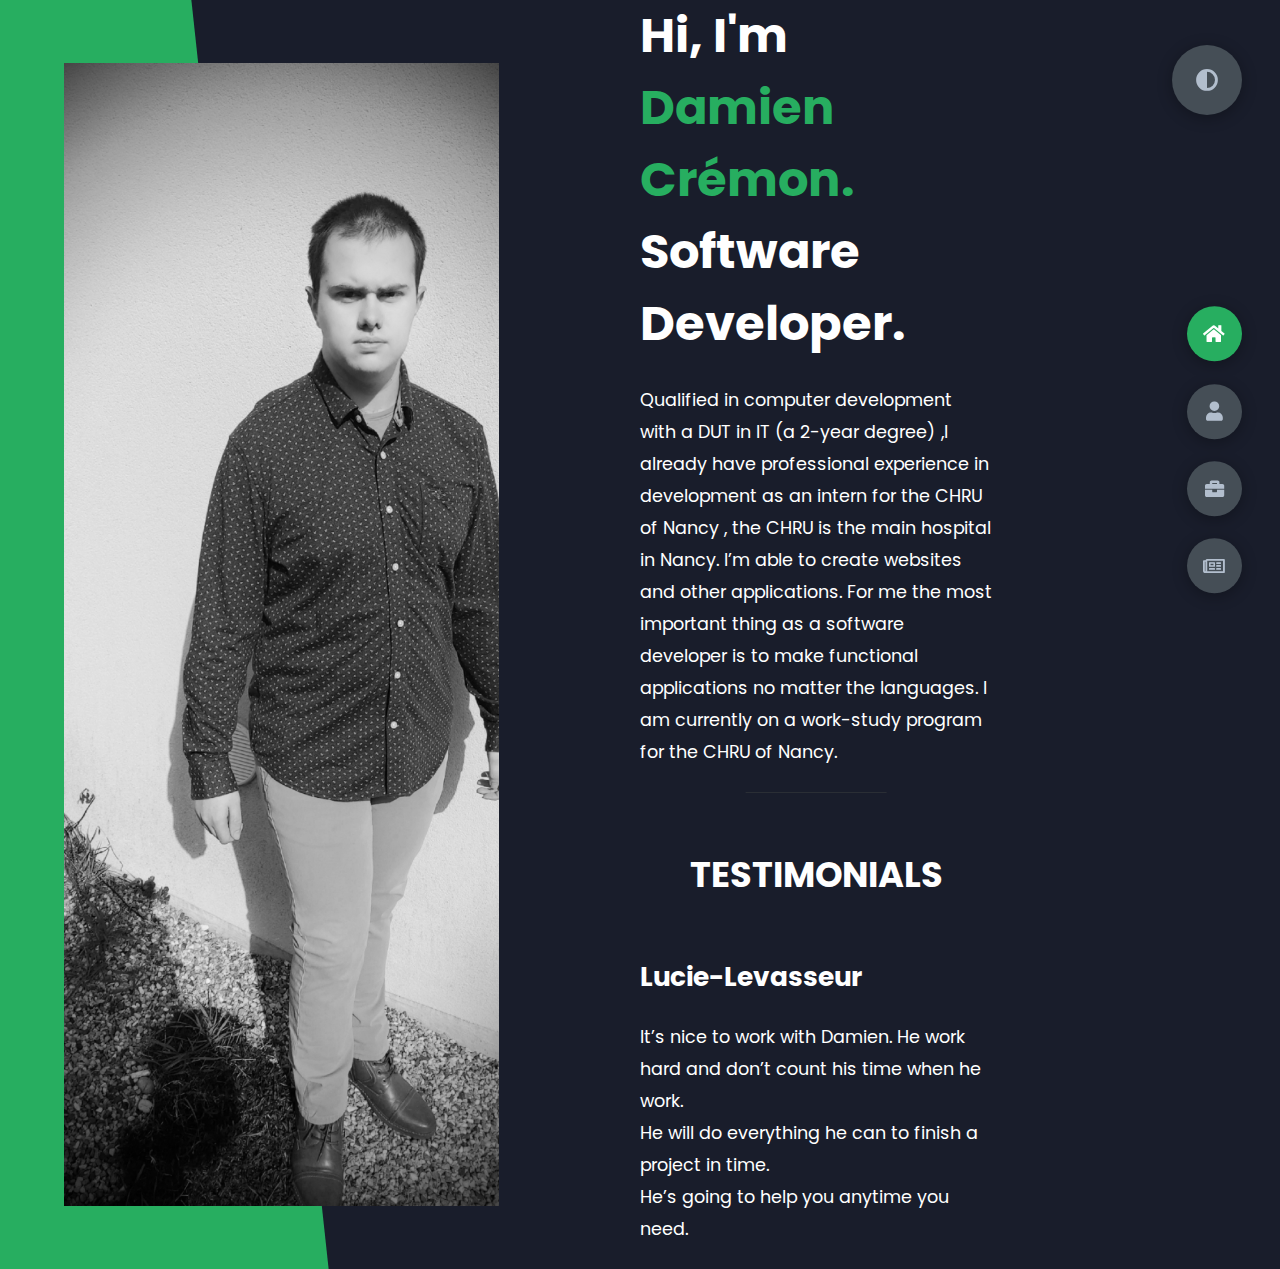
<file: index.html>
<!DOCTYPE html>
<html lang="en">

<head>
    <meta charset="UTF-8">
    <meta http-equiv="X-UA-Compatible" content="IE=edge">
    <meta name="viewport" content="width=device-width, initial-scale=1.0">
    <title>Portfolio</title>
    <link rel="stylesheet" href="styles/styles.css">
    <link rel="preconnect" href="https://fonts.googleapis.com">
    <link rel="preconnect" href="https://fonts.gstatic.com" crossorigin>
    <link rel="stylesheet" href="https://cdnjs.cloudflare.com/ajax/libs/font-awesome/5.15.4/css/all.min.css"
        integrity="sha512-1ycn6IcaQQ40/MKBW2W4Rhis/DbILU74C1vSrLJxCq57o941Ym01SwNsOMqvEBFlcgUa6xLiPY/NS5R+E6ztJQ=="
        crossorigin="anonymous" referrerpolicy="no-referrer" />
    <link href="https://fonts.googleapis.com/css2?family=Poppins:wght@400;500;600;700;800&display=swap"
        rel="stylesheet">
</head>

<body class="main-content">
    <header class="container header active" id="home">
        <div class="header-content">
            <div class="left-header">
                <div class="h-shape"></div>
                <div class="image">
                    <img src="img/hero.jpg" alt="Picture of me">
                </div>
            </div>
            <div class="right-header">
                <h1 class="name">
                    Hi, I'm <span>Damien Crémon.</span>
                    Software Developer.
                </h1>
                <p>
                    Qualified in computer development with a DUT in IT (a 2-year degree) ,I already have professional
                    experience in development as an intern for the CHRU of Nancy , the CHRU is the main hospital in
                    Nancy.
                    I’m able to create websites and other applications. For me the most important thing as a software
                    developer is to make functional applications no matter the languages.
                    I am currently on a work-study program for the CHRU of Nancy.

                </p>
                <h4 class="stat-title" style="font-size: 2em;">Testimonials</h4>
                <div class="timeline-item">
                    <h5 style="font-size: 1.5em;">Lucie-Levasseur</h5>
                    <p>It’s nice to work with Damien. He work hard and don’t count his time when he work.</br> He will
                        do
                        everything he can to finish a project in time.</br> He’s going to help you anytime you need.</p>
                </div>
                <!-- <div class="btn-con">
                    <a href="" class="main-btn">
                        <span class="btn-text">Download CV</span>
                        <span class="btn-icon"><i class="fas fa-download"></i></span>
                    </a>
                </div> -->
            </div>
        </div>
    </header>
    <main>
        <section class="container about" id="about">
            <div class="main-title">
                <h2><span>CV</span><span class="bg-text">CV</span></h2>
            </div>
            <div>
                <div>
                    <h4 class="stat-title" style="font-size: 2em;">Personal details</h4>
                    <p>
                    <ul>
                        <li style="text-align: center;">I have the level B1 in English with TOEIC certification. My
                            score is 685. </li>
                        <li style="text-align: center;">I am of French nationality</li>
                        <li style="text-align: center;">I was born in Nancy</li>
                        <li style="text-align: center;">I was born on the 28/11/2000</li>
                        <li style="text-align: center;">I own a driving licence and a car.</li>
                    </ul>
                    </p>
                    <!-- <div class="btn-con">
                        <a href="#" class="main-btn">
                            <span class="btn-text">Download CV</span>
                            <span class="btn-icon"><i class="fas fa-download"></i></span>
                        </a>
                    </div> -->
                </div>
                <div>
                    <h4 class="main-title" style="margin-top: 50px; margin-bottom: 50px; font-size: 2em;">Education</h4>
                    <div class="timeline">
                        <div class="timeline-item">
                            <div class="tl-icon">
                                <i class="fas fa-school"></i>
                            </div>
                            <p class="tl-duration">2022 - present</p>
                            <h5>Professional Bachelor's Degree in web development <span> - University Institute of
                                    Technology Nancy Charlemagne.</span></h5>
                            <p>

                                This year allowed me to improve my skills in web development
                            </p>
                        </div>
                        <div class="timeline-item">
                            <div class="tl-icon">
                                <i class="fas fa-school"></i>
                            </div>
                            <p class="tl-duration">2020 - 2022</p>
                            <h5>DUT in IT (equivalent to 2-year university technical diploma)<span> - University
                                    Institute of
                                    Technology Metz.</span></h5>
                            <p>
                                Obtaining the IT DUT
                                (with an average of 12 over the two years)
                            </p>
                        </div>
                        <div class="timeline-item">
                            <div class="tl-icon">
                                <i class="fas fa-school"></i>
                            </div>
                            <p class="tl-duration">2019 - 2020</p>
                            <h5>University of law<span> - Nancy.</span></h5>
                            <p>
                                I learned law for a year.
                            </p>
                        </div>
                        <div class="timeline-item">
                            <div class="tl-icon">
                                <i class="fas fa-school"></i>
                            </div>
                            <p class="tl-duration">2018 - 2019</p>
                            <h5>Scientific Baccalaureate
                                <span> - High school Ernest Bichat</span>
                            </h5>
                            <p>
                                Obtaining the Scientific Baccalaureate with ISN specialty.</br>
                                (ISN is an IT specialty)
                            </p>
                        </div>
                    </div>
                </div>
                <div class="about-stats">
                    <h4 class="main-title" style="margin-top: 50px; margin-bottom: 50px; font-size: 2em;">Skills</h4>
                    <div class="progress-bars">
                        <div class="progress-bar">
                            <p class="prog-title">html5</p>
                            <div class="progress-con">
                                <p class="prog-text">90%</p>
                                <div class="progress">
                                    <span class="html"></span>
                                </div>
                            </div>
                        </div>
                        <div class="progress-bar">
                            <p class="prog-title">css3</p>
                            <div class="progress-con">
                                <p class="prog-text">65%</p>
                                <div class="progress">
                                    <span class="css"></span>
                                </div>
                            </div>
                        </div>
                        <div class="progress-bar">
                            <p class="prog-title">javascript</p>
                            <div class="progress-con">
                                <p class="prog-text">75%</p>
                                <div class="progress">
                                    <span class="js"></span>
                                </div>
                            </div>
                        </div>
                        <div class="progress-bar">
                            <p class="prog-title">VueJS</p>
                            <div class="progress-con">
                                <p class="prog-text">75%</p>
                                <div class="progress">
                                    <span class="vue"></span>
                                </div>
                            </div>
                        </div>
                        <div class="progress-bar">
                            <p class="prog-title">NodeJS</p>
                            <div class="progress-con">
                                <p class="prog-text">70%</p>
                                <div class="progress">
                                    <span class="node"></span>
                                </div>
                            </div>
                        </div>
                        <div class="progress-bar">
                            <p class="prog-title">PHP</p>
                            <div class="progress-con">
                                <p class="prog-text">85%</p>
                                <div class="progress">
                                    <span class="php"></span>
                                </div>
                            </div>
                        </div>
                        <div class="progress-bar">
                            <p class="prog-title">Java</p>
                            <div class="progress-con">
                                <p class="prog-text">85%</p>
                                <div class="progress">
                                    <span class="java"></span>
                                </div>
                            </div>
                        </div>
                        <div class="progress-bar">
                            <p class="prog-title">C</p>
                            <div class="progress-con">
                                <p class="prog-text">60%</p>
                                <div class="progress">
                                    <span class="c"></span>
                                </div>
                            </div>
                        </div>
                        <div class="progress-bar">
                            <p class="prog-title">SQL</p>
                            <div class="progress-con">
                                <p class="prog-text">75%</p>
                                <div class="progress">
                                    <span class="sql"></span>
                                </div>
                            </div>
                        </div>
                        <div class="progress-bar">
                            <p class="prog-title">MySQL</p>
                            <div class="progress-con">
                                <p class="prog-text">75%</p>
                                <div class="progress">
                                    <span class="mysql"></span>
                                </div>
                            </div>
                        </div>
                    </div>
                </div>
                <h4 class="main-title" style="margin-top: 50px; margin-bottom: 50px; font-size: 2em;">Work experience
                </h4>
                <div class="timeline">
                    <div class="timeline-item">
                        <div class="tl-icon">
                            <i class="fas fa-briefcase"></i>
                        </div>
                        <p class="tl-duration">2022 - present</p>
                        <h5>sandwich course<span> - CHRU of Nancy (main hospital in Nancy).</span></h5>
                        <p>
                            Updated a java file sorter connected to an sql database for GRH (
                            management of human ressouces) and made xsl to transform
                            xml into txt.
                        </p>
                    </div>
                    <div class="timeline-item">
                        <div class="tl-icon">
                            <i class="fas fa-briefcase"></i>
                        </div>
                        <p class="tl-duration">10 weeks</p>
                        <h5>Web Developer Internship<span> - CHRU of Nancy.</span></h5>
                        <p>
                            development of tools in PHP, JavaScript and SQL

                        </p>
                    </div>
                    <div class="timeline-item">
                        <div class="tl-icon">
                            <i class="fas fa-briefcase"></i>
                        </div>
                        <p class="tl-duration">2 months</p>
                        <h5>
                            Logistics carrier<span> - CHRU of Nancy</span></h5>
                        <p>
                            NANCY CHRU | July-August 2019, 2020, 2021 and 2022 </br>
                            I was a logistics carrier and I made inter-site deliveries for the CHRU (central hospital,
                            maternity, Brabois, EFS, etc...)

                        </p>
                    </div>
                    <div class="timeline-item">
                        <div class="tl-icon">
                            <i class="fas fa-briefcase"></i>
                        </div>
                        <p class="tl-duration">July - August 2017
                        </p>
                        <h5>
                            Seasonal<span> -
                                Leumont farm</span></h5>
                        <p>
                            I was a picker of Mirabelle plums at the Leumont farm.
                        </p>
                    </div>
                </div>
                <div>
                    <div>
                        <h4 class="main-title" style="margin-top: 50px; margin-bottom: 50px; font-size: 2em;">Contact
                            details</h4>
                        <p>
                        <ul>
                            <li style="text-align: center;">Mobile: 0769795684</li>
                            <li style="text-align: center;">email: damien.cremon@gmail.com</li>
                            <li style="text-align: center;">address: 1 Chemin des Vignottes</li>
                            <li style="text-align: center;"> postal code: 54360</li>
                            <li style="text-align: center;">City: CHARMOIS</li>
                        </ul>
                    </div>
                    <div>

        </section>
        <section class="container" id="portfolio">
            <div class="main-title">
                <h2>My <span>Portfolio</span><span class="bg-text">My Work</span></h2>
            </div>
            <p class="port-text">
                Here is some of my work that I've done in various programming languages.
            </p>
            <div class="portfolios">
                <div class="portfolio-item">
                    <div class="image">
                        <a href="sorter.html" style="width: 100%;"><img src="img/trieurFichier.jpg" alt=""></a>
                    </div>
                </div>
                <div class="portfolio-item">
                    <div class="image">
                        <a href="labelGenerator.html" style="width: 100%;"><img src="img/labelle.png" alt=""></a>
                    </div>
                </div>
                <div class="portfolio-item">
                    <div class="image">
                        <a href="interoperabilite.html" style="width: 100%;"><img src="img/interoperabilite.png"
                                alt=""></a>
                    </div>

                </div>
                <div class="portfolio-item">
                    <div class="image">
                        <a href="unlock.html" style="width: 100%;"><img src="img/jeuUnlock.jpg" alt="unlock"></a>
                    </div>
                </div>
                <div class="portfolio-item">
                    <div class="image">
                        <a href="mediatek.html"><img src="img/Mediatek1.png" alt="Mediatek"></a>
                    </div>
                </div>
                <!-- <div class="portfolio-item">
                    <div class="image">
                        <img src="img/port2.jpg" alt="">
                    </div>
                    <div class="hover-items">
                        <h3>Project Source</h3>
                        <div class="icons">
                            <a href="#" class="icon">
                                <i class="fab fa-github"></i>
                            </a>
                            <a href="#" class="icon">
                                <i class="fab fa-behance"></i>
                            </a>
                            <a href="#" class="icon">
                                <i class="fab fa-youtube"></i>
                            </a>
                        </div>
                    </div>
                </div> -->
                <!-- <div class="portfolio-item">
                    <div class="image">
                        <img src="img/port7.jpg" alt="">
                    </div>
                    <div class="hover-items">
                        <h3>Project Source</h3>
                        <div class="icons">
                            <a href="#" class="icon">
                                <i class="fab fa-github"></i>
                            </a>
                            <a href="#" class="icon">
                                <i class="fab fa-behance"></i>
                            </a>
                            <a href="#" class="icon">
                                <i class="fab fa-youtube"></i>
                            </a>
                        </div>
                    </div>
                </div> -->
            </div>
        </section>
        <section class="container" id="blogs">
            <div class="blogs-content">
                <div class="main-title">
                    <h2>My <span>Blog</span><span class="bg-text">My Blog</span></h2>
                </div>
                <div class="blogs">
                    <div class="blog">
                        <iframe class="test" width="800" height="400" src="https://www.youtube.com/embed/oeXZnZCe0es"
                            title="YouTube video player" frameborder="0"
                            allow="accelerometer; autoplay; clipboard-write; encrypted-media; gyroscope; picture-in-picture; web-share"
                            allowfullscreen></iframe>
                        <div class="blog-text">
                            <h4>
                                Tutorial about some characters in rainbow six siege
                            </h4>
                            <p>
                                You will see on this video some characters in rainbow six siege on defense side.

                            </p>
                        </div>
                    </div>
                </div>
            </div>
        </section>
        <!-- <section class="container contact" id="contact">
            <div class="contact-container">
                <div class="main-title">
                    <h2>Contact <span>Me</span><span class="bg-text">Contact</span></h2>
                </div>
                <div class="contact-content-con">
                    <div class="left-contact">
                        <h4>Contact me here</h4>
                        <p>
                            Lorem ipsum dolor sit amet consectetur adipisicing elit.
                            In, laborum numquam? Quam excepturi perspiciatis quas quasi.
                        </p>
                        <div class="contact-info">
                            <div class="contact-item">
                                <div class="icon">
                                    <i class="fas fa-map-marker-alt"></i>
                                    <span>Location</span>
                                </div>
                                <p>
                                    : London, united Kingdom
                                </p>
                            </div>
                            <div class="contact-item">
                                <div class="icon">
                                    <i class="fas fa-envelope"></i>
                                    <span>Email</span>
                                </div>
                                <p>
                                    <span>: maclinzuniversal@gmail.com</span>
                                </p>
                            </div>
                            <div class="contact-item">
                                <div class="icon">
                                    <i class="fas fa-user-graduate"></i>
                                    <span>Education</span>
                                </div>
                                <p>
                                    <span>: Sussex University, East Sussex</span>
                                </p>
                            </div>
                            <div class="contact-item">
                                <div class="icon">
                                    <i class="fas fa-user-graduate"></i>
                                    <span>Mobile Number</span>
                                </div>
                                <p>
                                    <span>: 07522670617</span>
                                </p>
                            </div>
                            <div class="contact-item">
                                <div class="icon">
                                    <i class="fas fa-globe-africa"></i>
                                    <span>Languages</span>
                                </div>
                                <p>
                                    <span>: Afrikaans, English, Spanish</span>
                                </p>
                            </div>
                        </div>
                        <div class="contact-icons">
                            <div class="contact-icon">
                                <a href="www.facebook.com" target="_blank">
                                    <i class="fab fa-facebook-f"></i>
                                </a>
                                <a href="#" target="_blank">
                                    <i class="fab fa-twitter"></i>
                                </a>
                                <a href="#" target="_blank">
                                    <i class="fab fa-github"></i>
                                </a>
                                <a href="#" target="_blank">
                                    <i class="fab fa-youtube"></i>
                                </a>
                            </div>
                        </div>
                    </div>
                    <div class="right-contact">
                        <form action="" class="contact-form">
                            <div class="input-control i-c-2">
                                <input type="text" required placeholder="YOUR NAME">
                                <input type="email" required placeholder="YOUR EMAIL">
                            </div>
                            <div class="input-control">
                                <input type="text" required placeholder="ENTER SUBJECT">
                            </div>
                            <div class="input-control">
                                <textarea name="" id="" cols="15" rows="8" placeholder="Message Here..."></textarea>
                            </div>
                            <div class="submit-btn">
                                <a href="#" class="main-btn">
                                    <span class="btn-text">Download CV</span>
                                    <span class="btn-icon"><i class="fas fa-download"></i></span>
                                </a>
                            </div> 
                        </form>
                    </div>
                </div>
            </div>
        </section> -->
    </main>

    <div class="controls">
        <div class="control active-btn" data-id="home" id="test1">
            <i class="fas fa-home"></i>
        </div>
        <div class="control" data-id="about" id="test2">
            <i class="fas fa-user"></i>
        </div>
        <div class="control" data-id="portfolio" id="test3">
            <i class="fas fa-briefcase"></i>
        </div>
        <div class="control" data-id="blogs" id="test4">
            <i class="far fa-newspaper"></i>
        </div>
        <!-- <div class="control" data-id="contact">
            <i class="fas fa-envelope-open"></i>
        </div> -->
    </div>
    <div class="theme-btn">
        <i class="fas fa-adjust"></i>
    </div>
    <script src="app.js"></script>
</body>

</html>
</file>
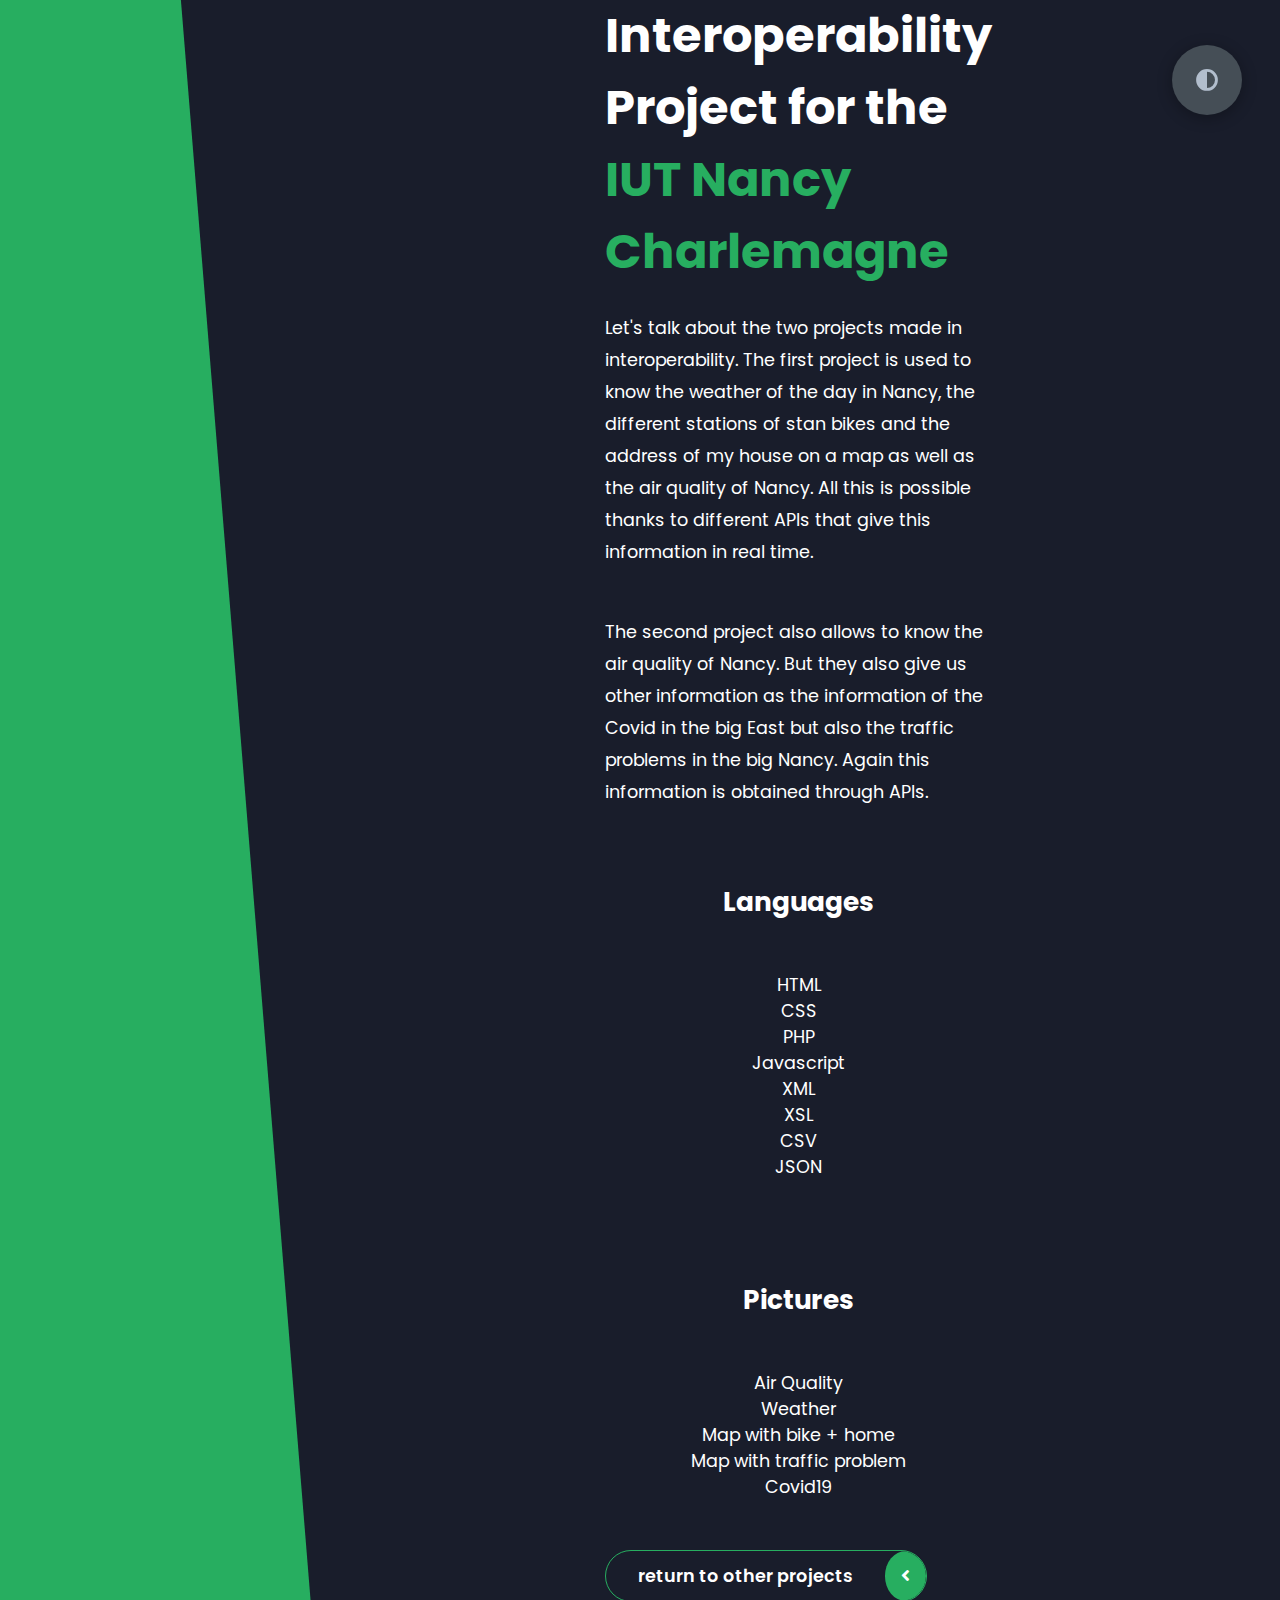
<file: interoperabilite.html>
<!DOCTYPE html>
<html lang="en">

<head>
    <meta charset="UTF-8">
    <meta http-equiv="X-UA-Compatible" content="IE=edge">
    <meta name="viewport" content="width=device-width, initial-scale=1.0">
    <title>Interoperability Project</title>
    <link rel="stylesheet" href="styles/styles.css">
    <link rel="preconnect" href="https://fonts.googleapis.com">
    <link rel="preconnect" href="https://fonts.gstatic.com" crossorigin>
    <link rel="stylesheet" href="https://cdnjs.cloudflare.com/ajax/libs/font-awesome/5.15.4/css/all.min.css"
        integrity="sha512-1ycn6IcaQQ40/MKBW2W4Rhis/DbILU74C1vSrLJxCq57o941Ym01SwNsOMqvEBFlcgUa6xLiPY/NS5R+E6ztJQ=="
        crossorigin="anonymous" referrerpolicy="no-referrer" />
    <link href="https://fonts.googleapis.com/css2?family=Poppins:wght@400;500;600;700;800&display=swap"
        rel="stylesheet">
    <style>
        .imgInterop:hover {
            color: rgb(216, 94, 64);
            text-decoration: underline;
        }
    </style>


<body class="main-content">
    <header class="container header active" id="home">
        <div class="header-content">
            <div class="left-header">
                <div class="h-shape"></div>
                <!-- <div class="image">
                    <img src="img/chru-nancy.jpg" alt="Picture of the CHRU of Nancy">
                </div> -->

            </div>

            <div class="right-header">
                <h1 class="name">
                    Interoperability Project for the <span>IUT Nancy Charlemagne</span>
                </h1>
                <p>
                    Let's talk about the two projects made in interoperability. The first project is used to know the
                    weather of the day in Nancy, the different stations of stan bikes and the address of my house on a
                    map as well as the air quality of Nancy. All this is possible thanks to different APIs that give
                    this information in real time.
                    </br>
                </p>
                <p>
                    The second project also allows to know the air quality of Nancy. But they also give us other
                    information as the information of the Covid in the big East but also the traffic problems in the big
                    Nancy. Again this information is obtained through APIs.
                    </br>


                </p>

                <h2 style="margin-bottom: 50px; margin-top: 50px; text-align: center;">Languages</h2>
                <ul style="margin-bottom: 50px; text-align: center;">
                    <li>HTML</li>
                    <li>CSS</li>
                    <li>PHP</li>
                    <li>Javascript</li>
                    <li>XML</li>
                    <li>XSL</li>
                    <li>CSV</li>
                    <li>JSON</li>
                </ul>

                <h2 style="margin-bottom: 50px; margin-top: 50px; text-align: center;">Pictures</h2>
                <ul style="margin-bottom: 50px; text-align: center;">
                    <li><a href="img/QualiteAir.png" style="" class="imgInterop"> Air Quality</a></li>
                    <li><a href="img/Meteo.png" class="imgInterop">Weather</a></li>
                    <li><a href="img/map.png" class="imgInterop">Map with bike + home </a></li>
                    <li><a href="img/map2.png" class="imgInterop">Map with traffic problem</a></li>
                    <li><a href="img/Covid.png" class="imgInterop">Covid19</a></li>

                </ul>


                <div class="btn-con">
                    <a href="index.html" class="main-btn">
                        <span class="btn-text">return to other projects</span>
                        <span class="btn-icon"><i class="fas fa-angle-left"></i></span>
                    </a>
                </div>
            </div>
        </div>

    </header>

    <div class="theme-btn">
        <i class="fas fa-adjust"></i>
    </div>
    <script src="app.js"></script>
</body>

</html>
</file>
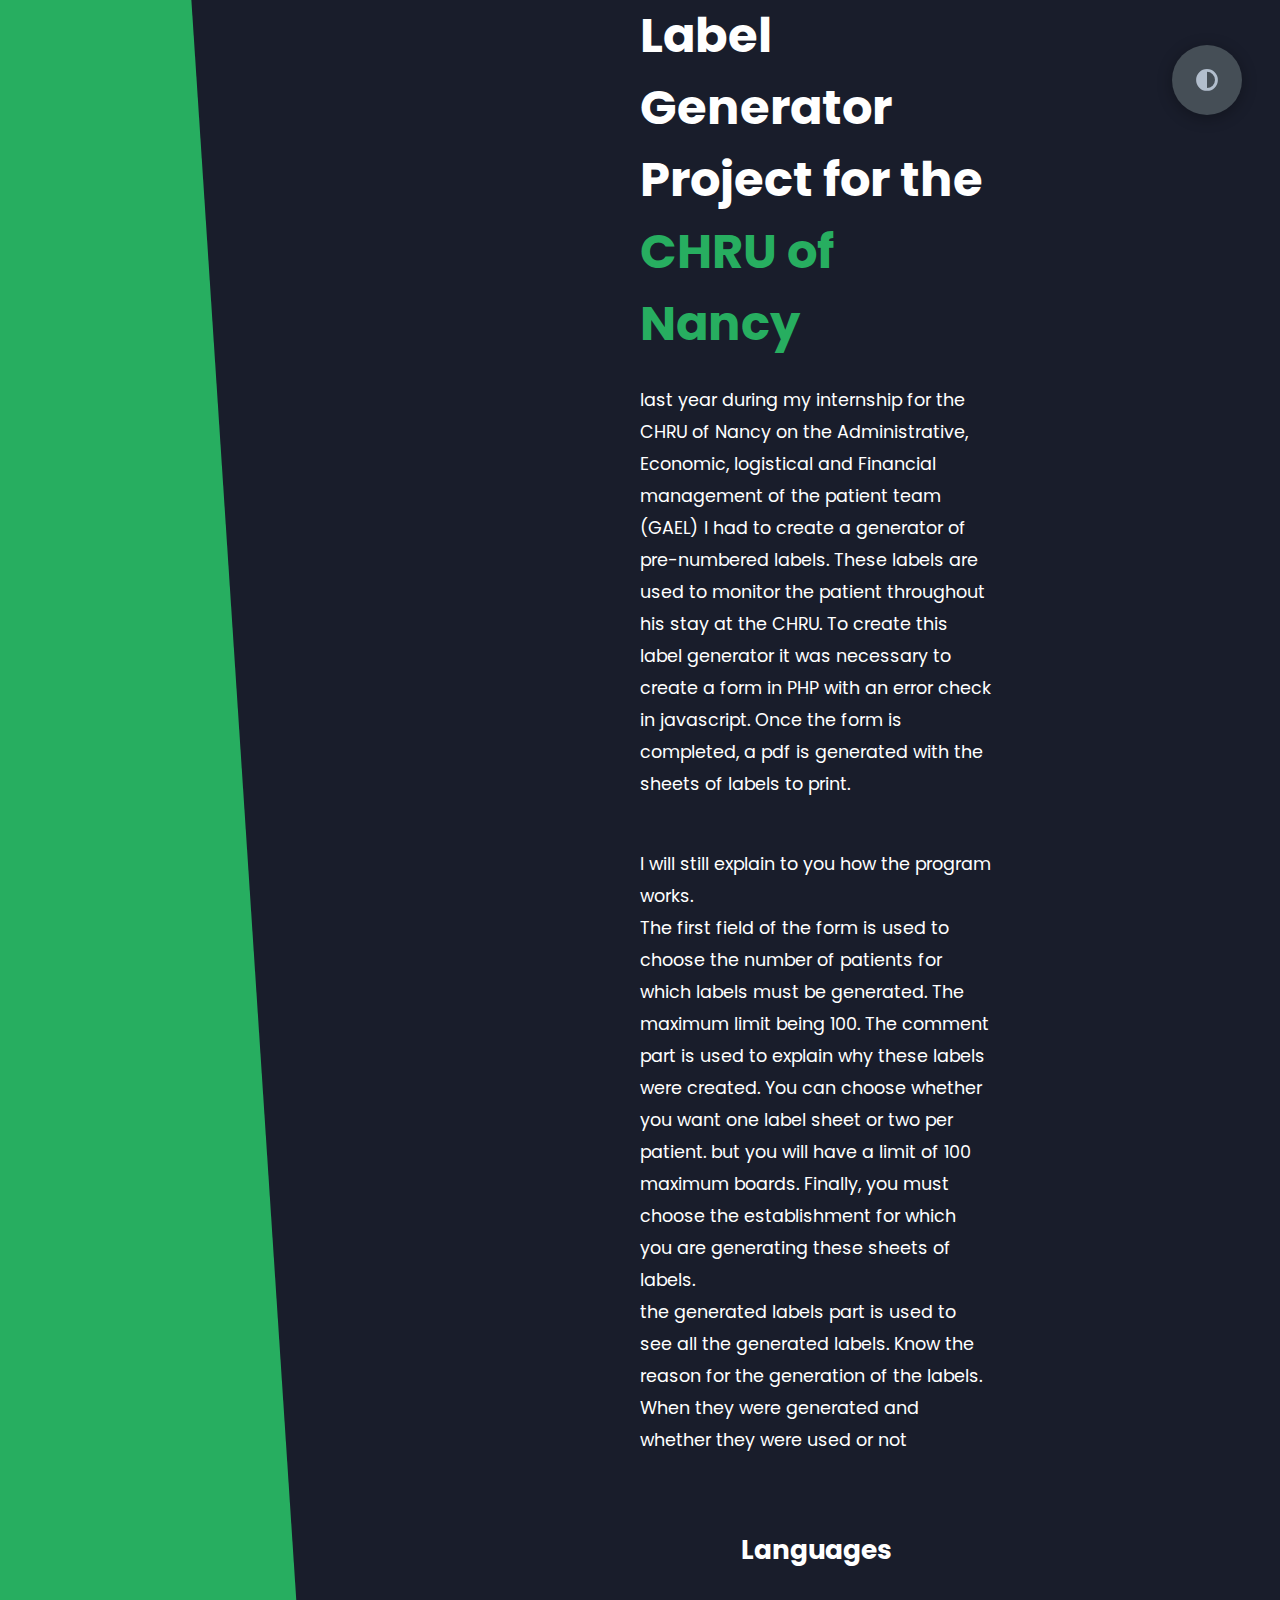
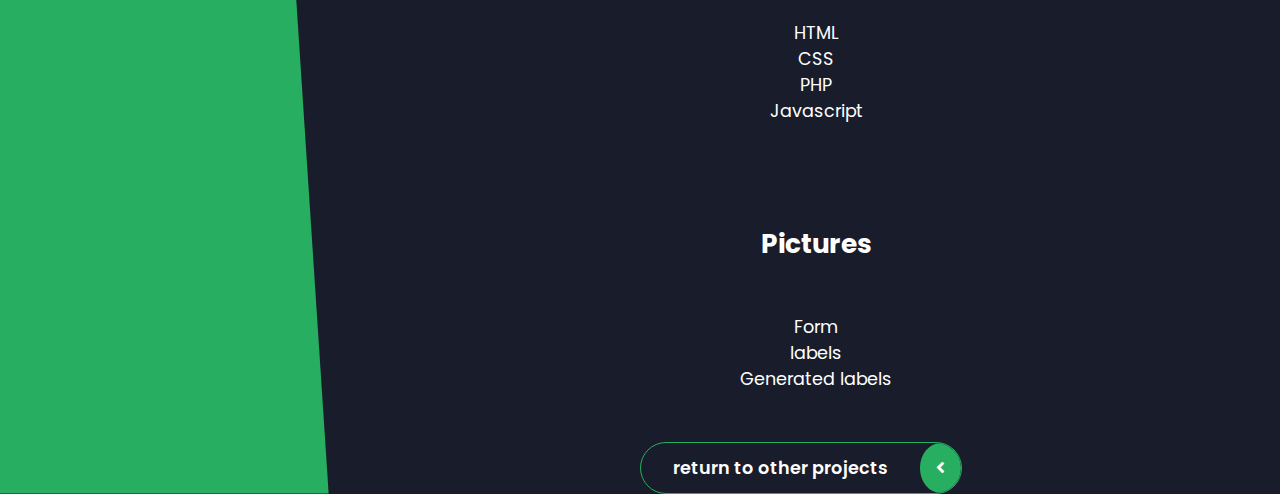
<file: labelGenerator.html>
<!DOCTYPE html>
<html lang="en">

<head>
    <meta charset="UTF-8">
    <meta http-equiv="X-UA-Compatible" content="IE=edge">
    <meta name="viewport" content="width=device-width, initial-scale=1.0">
    <title>Label Generator Project</title>
    <link rel="stylesheet" href="styles/styles.css">
    <link rel="preconnect" href="https://fonts.googleapis.com">
    <link rel="preconnect" href="https://fonts.gstatic.com" crossorigin>
    <link rel="stylesheet" href="https://cdnjs.cloudflare.com/ajax/libs/font-awesome/5.15.4/css/all.min.css"
        integrity="sha512-1ycn6IcaQQ40/MKBW2W4Rhis/DbILU74C1vSrLJxCq57o941Ym01SwNsOMqvEBFlcgUa6xLiPY/NS5R+E6ztJQ=="
        crossorigin="anonymous" referrerpolicy="no-referrer" />
    <link href="https://fonts.googleapis.com/css2?family=Poppins:wght@400;500;600;700;800&display=swap"
        rel="stylesheet">
    <style>
        .imgEtiquette:hover {
            color: rgb(216, 94, 64);
            text-decoration: underline;
        }
    </style>


<body class="main-content">
    <header class="container header active" id="home">
        <div class="header-content">
            <div class="left-header">
                <div class="h-shape"></div>
                <!-- <div class="image">
                    <img src="img/chru-nancy.jpg" alt="Picture of the CHRU of Nancy">
                </div> -->

            </div>

            <div class="right-header">
                <h1 class="name">
                    Label Generator Project for the <span>CHRU of Nancy</span>
                </h1>
                <p>

                    last year during my internship for the CHRU of Nancy on the Administrative, Economic, logistical and
                    Financial management of the patient team (GAEL) I had to create a generator of
                    pre-numbered labels. These labels are used to monitor the patient throughout his stay at the CHRU.
                    To
                    create this label generator it was necessary to create a form in PHP with an error check in
                    javascript.
                    Once the form is completed, a pdf is generated with the sheets of labels to print.
                    </br>
                </p>
                <p>
                    I will still explain to you how the program works. </br>

                    The first field of the form is used to choose the number of patients for which labels must be
                    generated.
                    The maximum limit being 100. The comment part is used to explain why these labels were created.
                    You can choose whether you want one label sheet or two per patient. but you will have a limit of 100
                    maximum boards. Finally, you must choose the establishment for which you are generating these sheets
                    of
                    labels.</br>

                    the generated labels part is used to see all the generated labels. Know the reason for the
                    generation of
                    the labels. When they were generated and whether they were used or not
                </p>

                <h2 style="margin-bottom: 50px; margin-top: 50px; text-align: center;">Languages</h2>
                <ul style="margin-bottom: 50px; text-align: center;">
                    <li>HTML</li>
                    <li>CSS</li>
                    <li>PHP</li>
                    <li>Javascript</li>
                </ul>

                <h2 style="margin-bottom: 50px; margin-top: 50px; text-align: center;">Pictures</h2>
                <ul style="margin-bottom: 50px; text-align: center;">
                    <li><a href="img/formulaire.png" class="imgEtiquette">Form</a></li>
                    <li><a href="img/labelle.png" class="imgEtiquette">labels</a></li>
                    <li><a href="img/GeneratedLabel.png" class="imgEtiquette">Generated labels</a></li>

                </ul>


                <div class="btn-con">
                    <a href="index.html" class="main-btn">
                        <span class="btn-text">return to other projects</span>
                        <span class="btn-icon"><i class="fas fa-angle-left"></i></span>
                    </a>
                </div>
            </div>
        </div>

    </header>

    <div class="theme-btn">
        <i class="fas fa-adjust"></i>
    </div>
    <script src="app.js"></script>
</body>

</html>
</file>
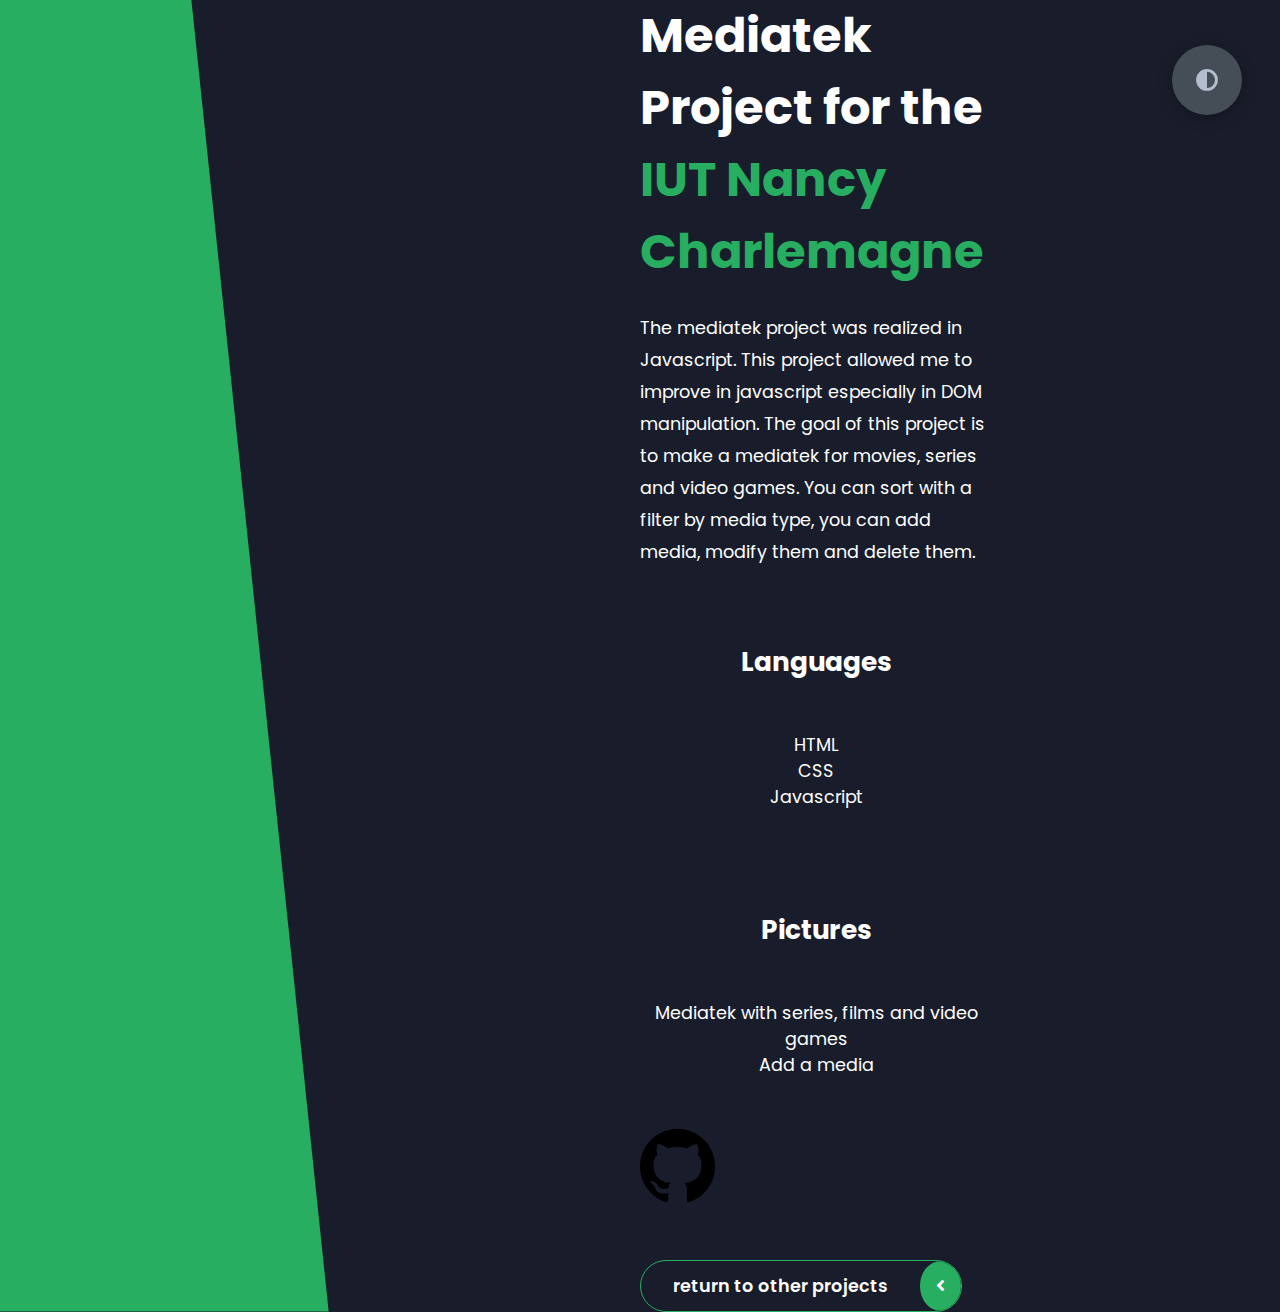
<file: mediatek.html>
<!DOCTYPE html>
<html lang="en">

<head>
    <meta charset="UTF-8">
    <meta http-equiv="X-UA-Compatible" content="IE=edge">
    <meta name="viewport" content="width=device-width, initial-scale=1.0">
    <title>Mediatek Project</title>
    <link rel="stylesheet" href="styles/styles.css">
    <link rel="preconnect" href="https://fonts.googleapis.com">
    <link rel="preconnect" href="https://fonts.gstatic.com" crossorigin>
    <link rel="stylesheet" href="https://cdnjs.cloudflare.com/ajax/libs/font-awesome/5.15.4/css/all.min.css"
        integrity="sha512-1ycn6IcaQQ40/MKBW2W4Rhis/DbILU74C1vSrLJxCq57o941Ym01SwNsOMqvEBFlcgUa6xLiPY/NS5R+E6ztJQ=="
        crossorigin="anonymous" referrerpolicy="no-referrer" />
    <link href="https://fonts.googleapis.com/css2?family=Poppins:wght@400;500;600;700;800&display=swap"
        rel="stylesheet">
    <style>
        .imgMediatek:hover {
            color: rgb(216, 94, 64);
            text-decoration: underline;
        }
    </style>


<body class="main-content">
    <header class="container header active" id="home">
        <div class="header-content">
            <div class="left-header">
                <div class="h-shape"></div>
                <!-- <div class="image">
                    <img src="img/chru-nancy.jpg" alt="Picture of the CHRU of Nancy">
                </div> -->

            </div>

            <div class="right-header">
                <h1 class="name">
                    Mediatek Project for the <span>IUT Nancy Charlemagne</span>
                </h1>
                <p>
                    The mediatek project was realized in Javascript. This project allowed me to improve in javascript
                    especially in DOM manipulation. The goal of this project is to make a mediatek for movies, series
                    and video games. You can sort with a filter by media type, you can add media, modify them and delete
                    them.
                    </br>
                </p>


                <h2 style="margin-bottom: 50px; margin-top: 50px; text-align: center;">Languages</h2>
                <ul style="margin-bottom: 50px; text-align: center;">
                    <li>HTML</li>
                    <li>CSS</li>
                    <li>Javascript</li>

                </ul>

                <h2 style="margin-bottom: 50px; margin-top: 50px; text-align: center;">Pictures</h2>
                <ul style="margin-bottom: 50px; text-align: center;">
                    <li><a href="img/Mediatek1.png" class="imgMediatek"> Mediatek with series, films and video games</a>
                    </li>
                    <li><a href="img/Mediatek4.png" class="imgMediatek"> Add a media</a></li>


                </ul>

                <a href="https://github.com/IUTNancyCharlemagne/projet-equipe_lucie_damien"
                    style="margin-bottom: 50px;"><img src="img/github.png" alt="lien Github"
                        style="width: 75px; height: 75px;"></a>


                <div class="btn-con">
                    <a href="index.html" class="main-btn">
                        <span class="btn-text">return to other projects</span>
                        <span class="btn-icon"><i class="fas fa-angle-left"></i></span>
                    </a>
                </div>
            </div>
        </div>

    </header>

    <div class="theme-btn">
        <i class="fas fa-adjust"></i>
    </div>
    <script src="app.js"></script>
</body>

</html>
</file>
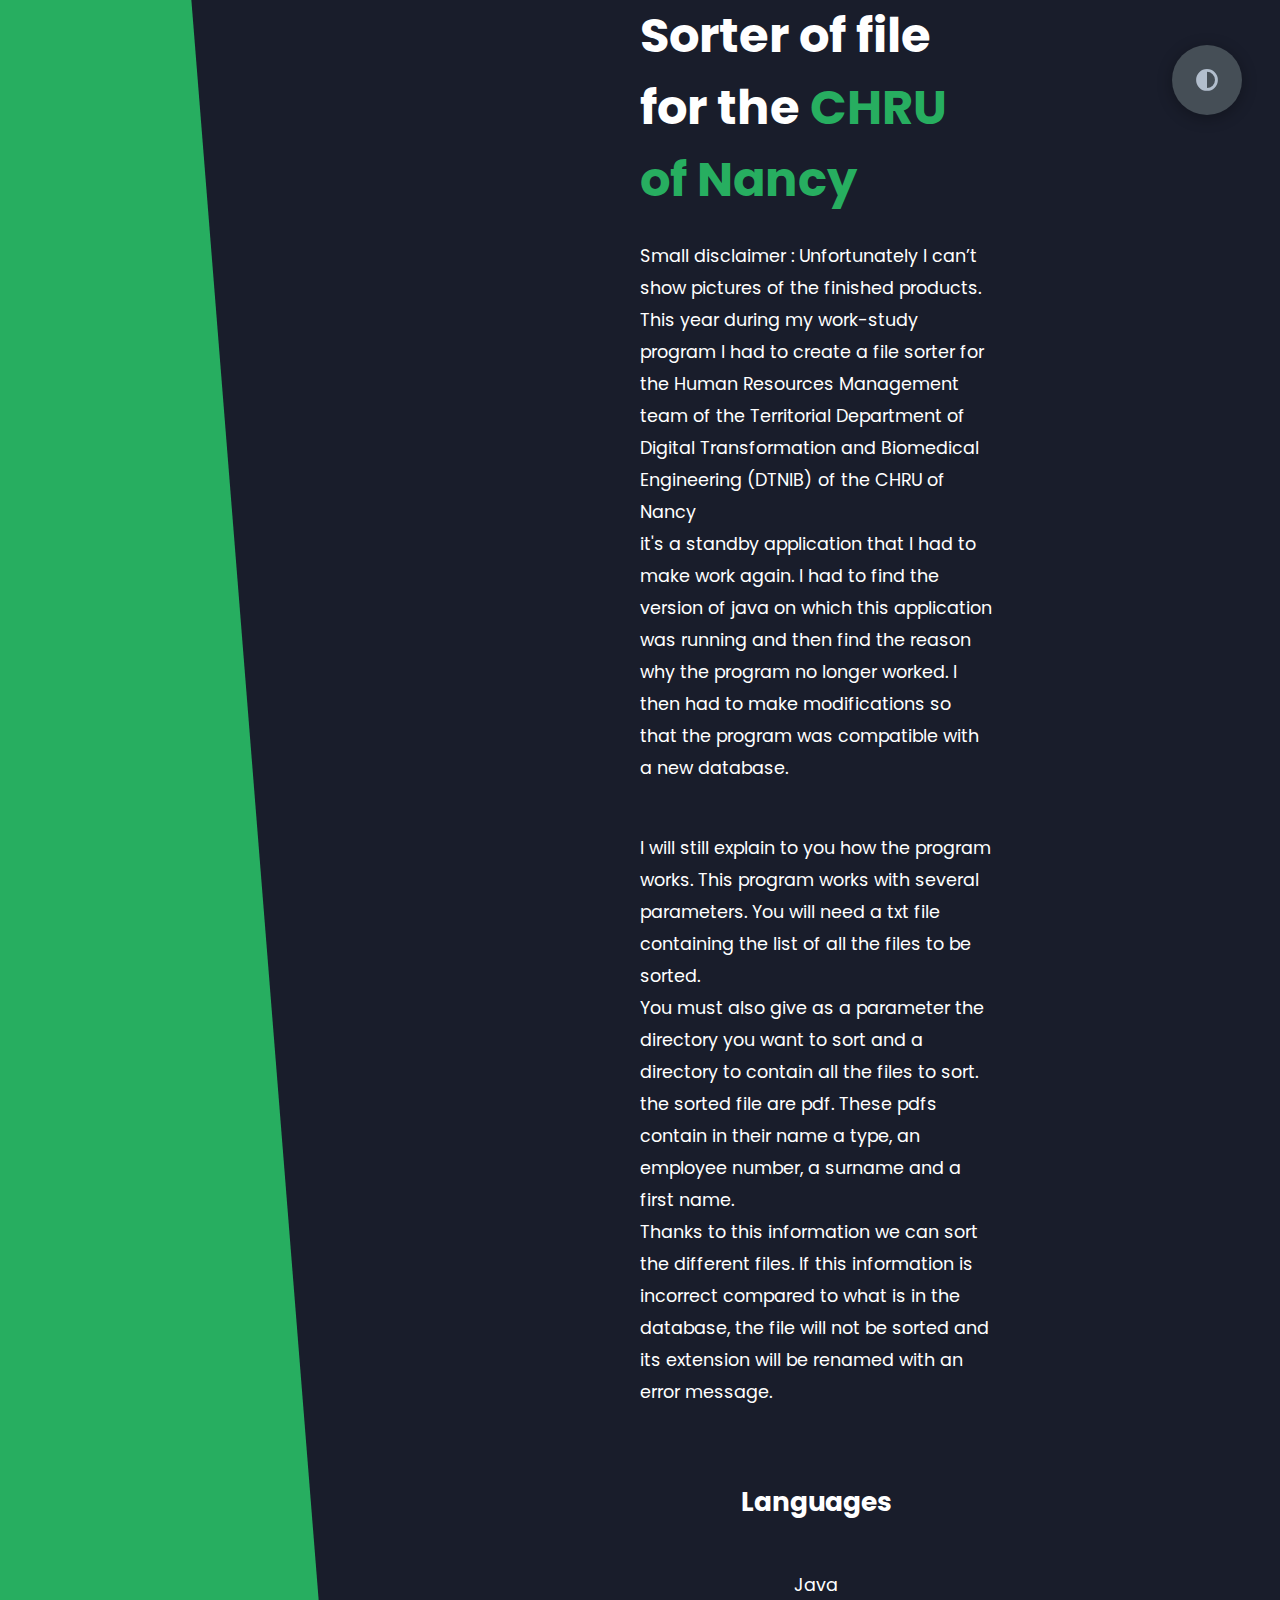
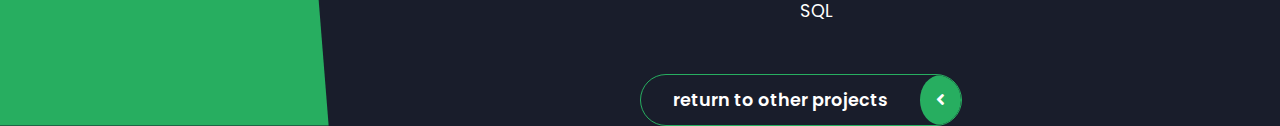
<file: sorter.html>
<!DOCTYPE html>
<html lang="en">

<head>
    <meta charset="UTF-8">
    <meta http-equiv="X-UA-Compatible" content="IE=edge">
    <meta name="viewport" content="width=device-width, initial-scale=1.0">
    <title>Sorter Project</title>
    <link rel="stylesheet" href="styles/styles.css">
    <link rel="preconnect" href="https://fonts.googleapis.com">
    <link rel="preconnect" href="https://fonts.gstatic.com" crossorigin>
    <link rel="stylesheet" href="https://cdnjs.cloudflare.com/ajax/libs/font-awesome/5.15.4/css/all.min.css"
        integrity="sha512-1ycn6IcaQQ40/MKBW2W4Rhis/DbILU74C1vSrLJxCq57o941Ym01SwNsOMqvEBFlcgUa6xLiPY/NS5R+E6ztJQ=="
        crossorigin="anonymous" referrerpolicy="no-referrer" />
    <link href="https://fonts.googleapis.com/css2?family=Poppins:wght@400;500;600;700;800&display=swap"
        rel="stylesheet">
</head>

<body class="main-content">
    <header class="container header active" id="home">
        <div class="header-content">
            <div class="left-header">
                <div class="h-shape"></div>
                <!-- <div class="image">
                    <img src="img/chru-nancy.jpg" alt="Picture of the CHRU of Nancy">
                </div> -->
            </div>
            <div class="right-header">
                <h1 class="name">
                    Sorter of file for the <span>CHRU of Nancy</span>
                </h1>
                <p>
                    Small disclaimer : Unfortunately I can’t show pictures of the finished products.</br>
                    This year during my work-study program I had to create a file sorter for the Human Resources
                    Management team of the Territorial Department of Digital Transformation and Biomedical
                    Engineering (DTNIB) of the CHRU of Nancy </br>

                    it's a standby application that I had to make work again. I had to find the version of java on which this application was running and
                    then find the reason why the program no longer worked. I then had to make modifications so that the
                    program was compatible with a new database.
                    </br>
                </p>
                <p>
                    I will still explain to you how the program works. This program works with several parameters. You
                    will need a txt file containing the list of all the files to be sorted.</br>

                    You must also give as a parameter the directory you want to sort and a directory to contain all the
                    files to sort.</br>

                    the sorted file are pdf. These pdfs contain in their name a type, an employee number, a surname and
                    a first name. </br>Thanks to this information we can sort the different files. If this information
                    is
                    incorrect compared to what is in the database, the file will not be sorted and its extension will be
                    renamed with an error message.
                </p>

                <h2 style="margin-bottom: 50px; margin-top: 50px; text-align: center;">Languages</h2>
                <ul style="margin-bottom: 50px; text-align: center;">
                    <li>Java</li>
                    <li>SQL</li>
                </ul>


                <div class="btn-con">
                    <a href="index.html" class="main-btn">
                        <span class="btn-text">return to other projects</span>
                        <span class="btn-icon"><i class="fas fa-angle-left"></i></span>
                    </a>
                </div>
            </div>
        </div>

    </header>
    <!-- azerazerazerazer -->
    <!-- 
    <main>
        <section class="container" id="portfolio">
            <div class="main-title">
                <h2>My <span>Unlock</span><span class="bg-text">Unlock</span></h2>
            </div>
            <p class="port-text">
                azeazefaze
            </p>

        </section>


    </main> -->

    <div class="theme-btn">
        <i class="fas fa-adjust"></i>
    </div>
    <script src="app.js"></script>
</body>

</html>
</file>
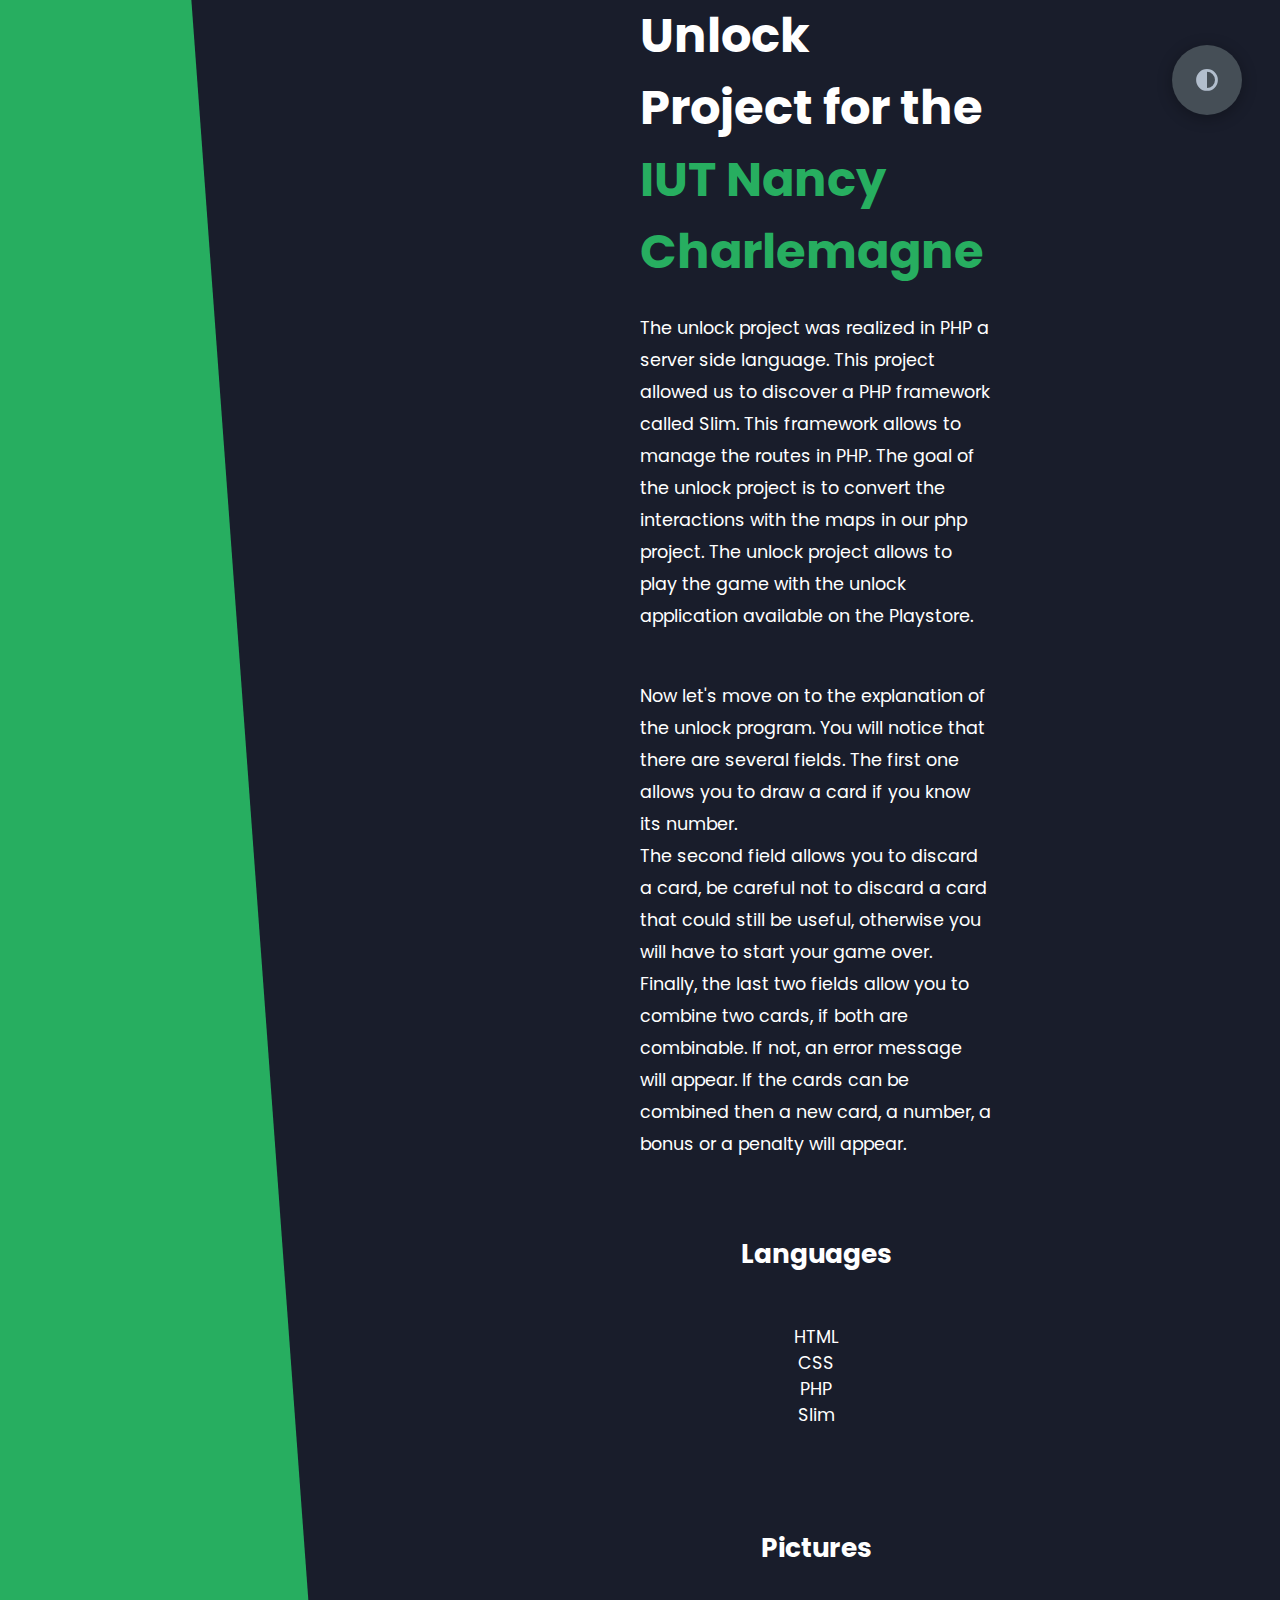
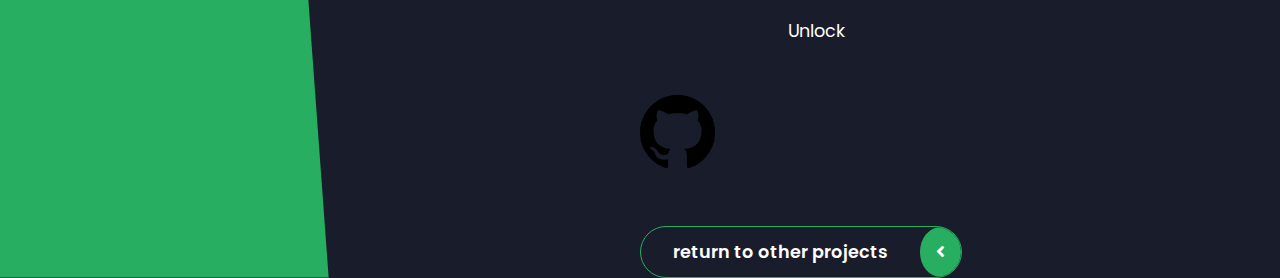
<file: unlock.html>
<!DOCTYPE html>
<html lang="en">

<head>
    <meta charset="UTF-8">
    <meta http-equiv="X-UA-Compatible" content="IE=edge">
    <meta name="viewport" content="width=device-width, initial-scale=1.0">
    <title>Unlock Project</title>
    <link rel="stylesheet" href="styles/styles.css">
    <link rel="preconnect" href="https://fonts.googleapis.com">
    <link rel="preconnect" href="https://fonts.gstatic.com" crossorigin>
    <link rel="stylesheet" href="https://cdnjs.cloudflare.com/ajax/libs/font-awesome/5.15.4/css/all.min.css"
        integrity="sha512-1ycn6IcaQQ40/MKBW2W4Rhis/DbILU74C1vSrLJxCq57o941Ym01SwNsOMqvEBFlcgUa6xLiPY/NS5R+E6ztJQ=="
        crossorigin="anonymous" referrerpolicy="no-referrer" />
    <link href="https://fonts.googleapis.com/css2?family=Poppins:wght@400;500;600;700;800&display=swap"
        rel="stylesheet">
    <style>
        .imgUnlock:hover {
            color: rgb(216, 94, 64);
            text-decoration: underline;
        }
    </style>


<body class="main-content">
    <header class="container header active" id="home">
        <div class="header-content">
            <div class="left-header">
                <div class="h-shape"></div>
                <!-- <div class="image">
                    <img src="img/chru-nancy.jpg" alt="Picture of the CHRU of Nancy">
                </div> -->

            </div>

            <div class="right-header">
                <h1 class="name">
                    Unlock Project for the <span>IUT Nancy Charlemagne</span>
                </h1>
                <p>
                    The unlock project was realized in PHP a server side language. This project allowed us to discover a
                    PHP framework called Slim. This framework allows to manage the routes in PHP.
                    The goal of the unlock project is to convert the interactions with the maps in our php project. The
                    unlock project allows to play the game with the unlock application available on the Playstore.
                    </br>
                </p>
                <p>
                    Now let's move on to the explanation of the unlock program.
                    You will notice that there are several fields. The first one allows you to draw a card if you know
                    its number.</br>
                    The second field allows you to discard a card, be careful not to discard a card that could still be
                    useful, otherwise you will have to start your game over.
                    Finally, the last two fields allow you to combine two cards, if both are combinable. If not, an
                    error message will appear. If the cards can be combined then a new card, a number, a bonus or a
                    penalty will appear.
                    </br>


                </p>

                <h2 style="margin-bottom: 50px; margin-top: 50px; text-align: center;">Languages</h2>
                <ul style="margin-bottom: 50px; text-align: center;">
                    <li>HTML</li>
                    <li>CSS</li>
                    <li>PHP</li>
                    <li>Slim</li>
                </ul>

                <h2 style="margin-bottom: 50px; margin-top: 50px; text-align: center;">Pictures</h2>
                <ul style="margin-bottom: 50px; text-align: center;">
                    <li><a href="img/unlock.png" class="imgUnlock"> Unlock</a></li>


                </ul>

                <a href="https://github.com/lgyn57/unlock-projet-slim" style="margin-bottom: 50px;"><img
                        src="img/github.png" alt="lien Github" style="width: 75px; height: 75px;"></a>


                <div class="btn-con">
                    <a href="index.html" class="main-btn">
                        <span class="btn-text">return to other projects</span>
                        <span class="btn-icon"><i class="fas fa-angle-left"></i></span>
                    </a>
                </div>
            </div>
        </div>

    </header>

    <div class="theme-btn">
        <i class="fas fa-adjust"></i>
    </div>
    <script src="app.js"></script>
</body>

</html>
</file>
<file: styles/styles.css>
* {
  margin: 0;
  padding: 0;
  box-sizing: border-box;
  list-style: none;
}

:root {
  --color-primary: #191d2b;
  --color-secondary: #27AE60;
  --color-white: #FFFFFF;
  --color-black: #000;
  --color-grey0: #f8f8f8;
  --color-grey-1: #dbe1e8;
  --color-grey-2: #b2becd;
  --color-grey-3: #6c7983;
  --color-grey-4: #454e56;
  --color-grey-5: #2a2e35;
  --color-grey-6: #12181b;
  --br-sm-2: 14px;
  --box-shadow-1: 0 3px 15px rgba(0, 0, 0, .3);
}

.light-mode {
  --color-primary: #FFFFFF;
  --color-secondary: #7EC8E3;
  --color-white: #454e56;
  --color-black: #000;
  --color-grey0: #f8f8f8;
  --color-grey-1: #6c7983;
  --color-grey-2: #6c7983;
  --color-grey-3: #6c7983;
  --color-grey-4: #454e56;
  --color-grey-5: #f8f8f8;
  --color-grey-6: #12181b;
}

#mon-modal {
  display: none;
  position: fixed;
  z-index: 9999;
  top: 0;
  left: 0;
  height: 100%;
  width: 100%;
  background-color: rgba(0, 0, 0, 0.5);
}

.modal-content {
  position: absolute;
  top: 50%;
  left: 50%;
  transform: translate(-50%, -50%);
  background-color: var(--color-primary);
  padding: 20px;
  border-radius: 5px;
  height: 90%;
  width: 90%;
  max-height: 90%;
  max-width: 90%;
  overflow-y: auto;
}

#ouvrir-modal:hover,
#fermer-modal:hover {
  cursor: pointer;
}

#fermer-modal {
  height: 20px;
  width: 20px;
}

.carrousel {
  position: relative;
  width: 100%;
  max-width: 1200px;
  margin: 0 auto;
  overflow: hidden;
}

.carrousel-conteneur {
  display: flex;
  width: 100%;
  height: 100%;
  transition: transform 0.3s ease-in-out;
}

.carrousel-slide {
  flex: 0 0 100%;
  margin-right: 20px;
  position: relative;
}

.carrousel-slide img {
  width: 100%;
  height: 100%;
  object-fit: cover;
}

.carrousel-slide.active {
  opacity: 1;
}

body {
  background-color: var(--color-primary);
  font-family: "Poppins", sans-serif;
  font-size: 1.1rem;
  color: var(--color-white);
  transition: all 0.4s ease-in-out;
}

a {
  display: inline-block;
  text-decoration: none;
  color: inherit;
  font-family: inherit;
}

header {
  min-height: 100vh;
  color: var(--color-white);
  overflow: hidden;
  padding: 0 !important;
}

section {
  min-height: 100vh;
  width: 100%;
  position: absolute;
  left: 0;
  top: 0;
  padding: 3rem 18rem;
}

.container {
  display: none;
  transform: translateY(-100%) scale(0);
  transition: all 0.4s ease-in-out;
  background-color: var(--color-primary);
}

.active {
  display: block;
  animation: appear 1s ease-in-out;
  transform: translateY(0) scaleY(1);
}

@keyframes appear {
  0% {
    transform: translateY(-100%) scaleY(0);
  }

  100% {
    transform: translateY(0) scaleY(1);
  }
}

.controls {
  position: fixed;
  z-index: 10;
  top: 50%;
  right: 3%;
  display: flex;
  flex-direction: column;
  align-items: center;
  justify-content: center;
  transform: translateY(-50%);
}

.controls .control {
  padding: 1rem;
  cursor: pointer;
  background-color: var(--color-grey-4);
  width: 55px;
  height: 55px;
  border-radius: 50%;
  display: flex;
  justify-content: center;
  align-items: center;
  margin: 0.7rem 0;
  box-shadow: var(--box-shadow-1);
}

.controls .control i {
  font-size: 1.2rem;
  color: var(--color-grey-2);
  pointer-events: none;
}

.controls .active-btn {
  background-color: var(--color-secondary);
  transition: all 0.4s ease-in-out;
}

.controls .active-btn i {
  color: var(--color-white);
}

.theme-btn {
  top: 5%;
  right: 3%;
  width: 70px;
  height: 70px;
  border-radius: 50%;
  background-color: var(--color-grey-4);
  cursor: pointer;
  position: fixed;
  display: flex;
  justify-content: center;
  align-items: center;
  box-shadow: 0 3px 15px rgba(0, 0, 0, 0.3);
  transition: all 0.1s ease-in-out;
}

.theme-btn:active {
  transform: translateY(-3px);
}

.theme-btn i {
  font-size: 1.4rem;
  color: var(--color-grey-2);
  pointer-events: none;
}

/*Header-content*/
.header-content {
  display: grid;
  grid-template-columns: repeat(2, 1fr);
  min-height: 100vh;
}

.header-content .left-header {
  display: flex;
  align-items: center;
  position: relative;
}

.header-content .left-header .h-shape {
  transition: all 0.4s ease-in-out;
  width: 65%;
  height: 100%;
  background-color: var(--color-secondary);
  position: absolute;
  left: 0;
  top: 0;
  z-index: -1;
  clip-path: polygon(0 0, 46% 0, 79% 100%, 0% 100%);
}

.header-content .left-header .image {
  border-radius: var(--br-sm-2);
  height: 90%;
  width: 68%;
  margin-left: 4rem;
  background-color: var(--color-black);
  transition: all 0.4s ease-in-out;
}

.header-content .left-header .image img {
  width: 100%;
  height: 100%;
  object-fit: cover;
  transition: all 0.4s ease-in-out;
  filter: grayscale(100%);
}

.header-content .left-header .image img:hover {
  filter: grayscale(0);
}

.header-content .right-header {
  display: flex;
  flex-direction: column;
  justify-content: center;
  padding-right: 18rem;
}

.header-content .right-header .name {
  font-size: 3rem;
}

.header-content .right-header .name span {
  color: var(--color-secondary);
}

.header-content .right-header p {
  margin: 1.5rem 0;
  line-height: 2rem;
}

/*About*/
.about-container {
  display: grid;
  grid-template-columns: repeat(2, 1fr);
  padding-top: 3.5rem;
  padding-bottom: 5rem;
}

.about-container .right-about {
  display: grid;
  grid-template-columns: repeat(2, 1fr);
  grid-gap: 2rem;
}

.about-container .right-about .about-item {
  border: 1px solid var(--color-grey-5);
  border-radius: 5px;
  transition: all 0.4s ease-in-out;
  box-shadow: 1px 2px 15px rgba(0, 0, 0, 0.1);
}

.about-container .right-about .about-item:hover {
  cursor: default;
  transform: translateY(-5px);
  border: 1px solid var(--color-secondary);
  box-shadow: 1px 4px 15px rgba(0, 0, 0, 0.32);
}

.about-container .right-about .about-item .abt-text {
  padding: 1.5rem;
  display: flex;
  flex-direction: column;
}

.about-container .right-about .about-item .abt-text .large-text {
  font-size: 3rem;
  font-weight: 700;
  color: var(--color-secondary);
}

.about-container .right-about .about-item .abt-text .small-text {
  padding-left: 3rem;
  position: relative;
  text-transform: uppercase;
  font-size: 1.2rem;
  color: var(--color-grey-1);
  letter-spacing: 2px;
}

.about-container .right-about .about-item .abt-text .small-text::before {
  content: "";
  position: absolute;
  left: 0;
  top: 15px;
  width: 2rem;
  height: 2px;
  background-color: var(--color-grey-5);
}

.about-container .left-about {
  padding-right: 5rem;
}

.about-container .left-about p {
  line-height: 2rem;
  padding: 1rem;
  color: var(--color-grey-1);
}

.about-container .left-about h4 {
  font-size: 2rem;
  text-transform: uppercase;
}

.about-stats {
  padding-bottom: 4rem;
}

.about-stats .progress-bars {
  display: grid;
  grid-template-columns: repeat(2, 1fr);
  grid-gap: 2rem;
}

.about-stats .progress-bars .progress-bar {
  display: flex;
  flex-direction: column;
}

.about-stats .progress-bars .progress-bar .prog-title {
  text-transform: uppercase;
  font-weight: 500;
}

.about-stats .progress-bars .progress-bar .progress-con {
  display: flex;
  align-items: center;
}

.about-stats .progress-bars .progress-bar .progress-con .prog-text {
  color: var(--color-grey-2);
}

.about-stats .progress-bars .progress-bar .progress-con .progress {
  width: 100%;
  height: 0.45rem;
  background-color: var(--color-grey-4);
  margin-left: 1rem;
  position: relative;
}

.about-stats .progress-bars .progress-bar .progress-con .progress span {
  position: absolute;
  top: 0;
  left: 0;
  height: 100%;
  background-color: var(--color-secondary);
  transition: all 0.4s ease-in-out;
  width: 60%;
}

.about-stats .progress-bars .progress-bar .progress-con .progress .html {
  width: 90%;
}

.about-stats .progress-bars .progress-bar .progress-con .progress .css {
  width: 65%;
}

.about-stats .progress-bars .progress-bar .progress-con .progress .js {
  width: 75%;
}

.about-stats .progress-bars .progress-bar .progress-con .progress .vue {
  width: 75%;
}

.about-stats .progress-bars .progress-bar .progress-con .progress .node {
  width: 70%;
}

.about-stats .progress-bars .progress-bar .progress-con .progress .php {
  width: 85%;
}

.about-stats .progress-bars .progress-bar .progress-con .progress .java {
  width: 85%;
}

.about-stats .progress-bars .progress-bar .progress-con .progress .c {
  width: 60%;
}

.about-stats .progress-bars .progress-bar .progress-con .progress .sql {
  width: 75%;
}

.about-stats .progress-bars .progress-bar .progress-con .progress .mysql {
  width: 75%;
}


.stat-title {
  text-transform: uppercase;
  font-size: 1.4rem;
  text-align: center;
  padding: 3.5rem 0;
  position: relative;
}

.stat-title::before {
  content: "";
  position: absolute;
  left: 50%;
  top: 0;
  width: 40%;
  height: 1px;
  background-color: var(--color-grey-5);
  transform: translateX(-50%);
}

/*Timeline*/
.timeline {
  display: grid;
  grid-template-columns: repeat(2, 1fr);
  grid-gap: 2rem;
  padding-bottom: 3rem;
}

.timeline .timeline-item {
  position: relative;
  padding-left: 3rem;
  border-left: 1px solid var(--color-grey-5);
}

.timeline .timeline-item .tl-icon {
  position: absolute;
  left: -27px;
  top: 0;
  background-color: var(--color-secondary);
  width: 50px;
  height: 50px;
  border-radius: 50%;
  display: flex;
  align-items: center;
  justify-content: center;
}

.timeline .timeline-item .tl-icon i {
  font-size: 1.3rem;
}

.timeline .timeline-item .tl-duration {
  padding: 0.2rem 0.6rem;
  background-color: var(--color-grey-5);
  border-radius: 15px;
  display: inline-block;
  font-size: 0.8rem;
  text-transform: uppercase;
  font-weight: 500;
}

.timeline .timeline-item h5 {
  padding: 1rem 0;
  text-transform: uppercase;
  font-size: 1.3rem;
  font-weight: 600;
}

.timeline .timeline-item h5 span {
  color: var(--color-grey-2);
  font-weight: 500;
  font-size: 1.2rem;
}

.timeline .timeline-item p {
  color: var(--color-grey-2);
}

.port-text {
  padding: 2rem 0;
  text-align: center;
}

.portfolios {
  display: grid;
  grid-template-columns: repeat(3, 1fr);
  grid-gap: 2rem;
  margin-top: 3rem;
}

.portfolios .portfolio-item {
  position: relative;
  border-radius: 15px;
}

.portfolios .portfolio-item img {
  width: 100%;
  height: 300px;
  object-fit: cover;
  border-radius: 15px;
}

.portfolios .portfolio-item .hover-items {
  width: 100%;
  height: 100%;
  background-color: var(--color-secondary);
  position: absolute;
  left: 0;
  top: 0;
  border-radius: 15px;
  display: flex;
  justify-content: center;
  align-items: center;
  flex-direction: column;
  opacity: 0;
  transform: scale(0);
  transition: all 0.4s ease-in-out;
}

.portfolios .portfolio-item .hover-items h3 {
  font-size: 1.5rem;
  color: var(--color-white);
  margin-bottom: 1.5rem;
}

.portfolios .portfolio-item .hover-items .icons {
  display: flex;
  justify-content: center;
  align-items: center;
}

.portfolios .portfolio-item .hover-items .icons .icon {
  background-color: var(--color-primary);
  border-radius: 50%;
  width: 50px;
  height: 50px;
  display: flex;
  align-items: center;
  justify-content: center;
  margin: 0 1rem;
  cursor: pointer;
  transition: all 0.4s ease-in-out;
}

.portfolios .portfolio-item .hover-items .icons .icon i {
  font-size: 1.5rem;
  color: var(--color-white);
  margin: 0 1rem;
}

.portfolios .portfolio-item .hover-items .icons .icon:hover {
  background-color: var(--color-white);
}

.portfolios .portfolio-item .hover-items .icons .icon:hover i {
  color: var(--color-primary);
}

.portfolio-item:hover .hover-items {
  opacity: 1;
  transform: scale(1);
}

.blogs {
  display: grid;
  grid-template-columns: repeat(3, 1fr);
  grid-gap: 2rem;
  margin-top: 3rem;
}

.blogs .blog {
  position: relative;
  background-color: var(--color-grey-5);
  border-radius: 5px;
  box-shadow: 1px 1px 20px rgba(0, 0, 0, 0.1);
  transition: all 0.4s ease-in-out;
}

.blogs .blog:hover {
  box-shadow: 1px 1px 20px rgba(0, 0, 0, 0.3);
  transform: translateY(-5px);
  transition: all 0.4s ease-in-out;
}

.blogs .blog:hover img {
  filter: grayscale(0);
  transform: scale(1.1);
  box-shadow: 0px 4px 15px rgba(0, 0, 0, 0.8);
}

.blogs .blog img {
  width: 100%;
  height: 300px;
  object-fit: cover;
  border-top-left-radius: 5px;
  border-top-right-radius: 5px;
  filter: grayscale(100%);
  transition: all 0.4s ease-in-out;
}

.blogs .blog .blog-text {
  margin-top: -7px;
  padding: 1.1rem;
  border-top: 8px solid var(--color-secondary);
}

.blogs .blog .blog-text h4 {
  font-size: 1.5rem;
  margin-bottom: 0.7rem;
  transition: all 0.4s ease-in-out;
  cursor: pointer;
}

.blogs .blog .blog-text h4:hover {
  color: var(--color-secondary);
}

.blogs .blog .blog-text p {
  color: var(--color-grey-2);
  line-height: 2rem;
  padding-bottom: 1rem;
}

.contact-content-con {
  display: flex;
  padding-top: 3.5rem;
}

.contact-content-con .left-contact {
  flex: 2;
}

.contact-content-con .left-contact h4 {
  margin-top: 1rem;
  font-size: 2rem;
  text-transform: uppercase;
}

.contact-content-con .left-contact p {
  margin: 1rem 0;
  line-height: 2rem;
}

.contact-content-con .left-contact .contact-info .contact-item {
  display: flex;
  align-items: center;
  justify-content: space-between;
}

.contact-content-con .left-contact .contact-info .contact-item p {
  margin: 0.3rem 0 !important;
  padding: 0 !important;
}

.contact-content-con .left-contact .contact-info .contact-item .icon {
  display: grid;
  grid-template-columns: 40px 1fr;
}

.contact-content-con .left-contact .contact-info .contact-item .icon i {
  display: flex;
  align-items: center;
  font-size: 1.3rem;
}

.contact-content-con .left-contact .contact-icon {
  display: flex;
  margin-top: 2rem;
}

.contact-content-con .left-contact .contact-icon a {
  display: flex;
  align-items: center;
  color: var(--color-white);
  background-color: var(--color-grey-5);
  cursor: pointer;
  justify-content: center;
  width: 50px;
  height: 50px;
  border-radius: 50%;
  margin: 0 0.4rem;
  transition: all 0.4s ease-in-out;
}

.contact-content-con .left-contact .contact-icon a:hover {
  background-color: var(--color-secondary);
}

.contact-content-con .left-contact .contact-icon a:hover i {
  color: var(--color-primary);
}

.contact-content-con .left-contact .contact-icon a i {
  display: flex;
  align-items: center;
  justify-content: center;
  font-size: 1.3rem;
}

.contact-content-con .right-contact {
  flex: 3;
  margin-left: 3rem;
}

.contact-content-con .right-contact .input-control {
  margin: 1.5rem 0;
}

.contact-content-con .right-contact .input-control input,
.contact-content-con .right-contact .input-control textarea {
  border-radius: 30px;
  font-weight: inherit;
  font-size: inherit;
  font-family: inherit;
  padding: 0.8rem 1.1rem;
  outline: none;
  border: none;
  background-color: var(--color-grey-5);
  width: 100%;
  color: var(--color-white);
  resize: none;
}

.contact-content-con .right-contact .i-c-2 {
  display: flex;
}

.contact-content-con .right-contact .i-c-2 :last-child {
  margin-left: 1.5rem;
}

.contact-content-con .right-contact .submit-btn {
  display: flex;
  justify-content: flex-start;
}

/*Independed components*/
.btn-con {
  display: flex;
  align-self: flex-start;
}

.main-btn {
  border-radius: 30px;
  color: inherit;
  font-weight: 600;
  position: relative;
  border: 1px solid var(--color-secondary);
  display: flex;
  align-self: flex-start;
  align-items: center;
  overflow: hidden;
}

.main-btn .btn-text {
  padding: 0 2rem;
}

.main-btn .btn-icon {
  background-color: var(--color-secondary);
  display: flex;
  align-items: center;
  justify-content: center;
  border-radius: 50%;
  padding: 1rem;
}

.main-btn::before {
  content: "";
  position: absolute;
  top: 0;
  right: 0;
  transform: translateX(100%);
  transition: all 0.4s ease-out;
  z-index: -1;
}

.main-btn:hover {
  transition: all 0.4s ease-out;
}

.main-btn:hover::before {
  width: 100%;
  height: 100%;
  background-color: var(--color-secondary);
  transform: translateX(0);
  transition: all 0.4s ease-out;
}

.main-title {
  text-align: center;
}

.main-title h2 {
  position: relative;
  text-transform: uppercase;
  font-size: 4rem;
  font-weight: 700;
}

.main-title h2 span {
  color: var(--color-secondary);
}

.main-title h2 .bg-text {
  position: absolute;
  top: 50%;
  left: 50%;
  color: var(--color-grey-5);
  transition: all 0.4s ease-in-out;
  z-index: -1;
  transform: translate(-50%, -50%);
  font-weight: 800;
  font-size: 6.3rem;
}

.about-container .left-about p {
  padding-left: 0;
}

@media screen and (max-width: 600px) {
  header {
    padding: 0 !important;
  }

  .theme-btn {
    width: 50px;
    height: 50px;
  }

  .header-content {
    grid-template-columns: repeat(1, 1fr);
    padding-bottom: 6rem;
  }

  .left-header .h-shape {
    display: none;
  }

  .right-header {
    grid-row: 1;
    padding-right: 0rem !important;
    width: 90%;
    margin: 0 auto;
  }

  .right-header .name {
    font-size: 2.5rem !important;
    text-align: center;
    padding-top: 3rem;
  }

  .header-content .left-header .image {
    margin: 0 auto;
    width: 90%;
  }

  .controls {
    top: auto;
    bottom: 0;
    flex-direction: row;
    justify-content: center;
    left: 50%;
    transform: translateX(-50%);
    width: 100%;
    background-color: var(--color-grey-5);
  }

  .controls .control {
    margin: 1rem 0.3rem;
  }

  .about-container {
    grid-template-columns: repeat(1, 1fr);
  }

  .about-container .right-about {
    grid-template-columns: repeat(1, 1fr);
    padding-top: 2.5rem;
  }

  .about-container .left-about {
    padding-right: 0;
  }

  .about-container .left-about p {
    padding-left: 0;
  }

  .timeline {
    grid-template-columns: repeat(1, 1fr);
    padding-bottom: 6rem;
  }

  .container {
    padding: 2rem 2.5rem !important;
  }

  .about-stats .progress-bars {
    grid-template-columns: repeat(1, 1fr);
  }

  .portfolios {
    grid-template-columns: repeat(1, 1fr);
    padding-bottom: 6rem;
    margin-top: 1rem;
  }

  .blogs {
    grid-template-columns: repeat(1, 1fr);
    padding-bottom: 6rem;
  }

  .contact-content-con {
    flex-direction: column;
  }

  .contact-content-con .right-contact {
    margin-left: 0;
    margin-top: 2.5rem;
  }

  .contact-content-con .right-contact .i-c-2 {
    flex-direction: column;
  }

  .contact-content-con .right-contact .i-c-2 :last-child {
    margin-left: 0;
    margin-top: 1.5rem;
  }

  .contact-content-con .right-contact {
    margin-bottom: 6rem;
  }

  .contact-item {
    flex-direction: column;
    margin: 1rem 0;
  }

  .contact-item p {
    font-size: 15px;
    color: var(--color-grey-2);
  }

  .contact-item span {
    font-size: 15px;
  }

  .contact-item .icon {
    grid-template-columns: 25px 1fr;
  }

  .main-title h2 {
    font-size: 2rem;
  }

  .main-title h2 span {
    font-size: 2.3rem;
  }

  .main-title h2 .bg-text {
    font-size: 2.3rem;
  }
}

@media screen and (max-width: 1432px) {
  .container {
    padding: 7rem 11rem;
  }

  .contact-content-con {
    flex-direction: column;
  }

  .contact-content-con .right-contact {
    margin-left: 0;
    margin-top: 2.5rem;
  }

  .contact-content-con .right-contact .i-c-2 {
    flex-direction: column;
  }

  .contact-content-con .right-contact .i-c-2 :last-child {
    margin-left: 0;
    margin-top: 1.5rem;
  }

  .contact-content-con .right-contact {
    margin-bottom: 6rem;
  }

  .main-title h2 .bg-text {
    font-size: 5.5rem;
  }
}

@media screen and (max-width: 1250px) {
  .blogs {
    grid-template-columns: repeat(2, 1fr);
    margin-top: 6rem;
  }

  @media screen and (max-width: 1100px) {
    .test {
      width: 100%;
      height: 200px;
    }
  }

  @media screen and (max-width: 460px) {
    .test {
      height: 150px;
    }

    .blog {
      width: 300px;
    }
  }

  .portfolios {
    grid-template-columns: repeat(2, 1fr);
  }

  .header-content .right-header {
    padding-right: 9rem;
  }
}

@media screen and (max-width: 660px) {
  .blogs {
    grid-template-columns: repeat(1, 1fr);
  }

  .portfolios {
    grid-template-columns: repeat(1, 1fr);
  }
}

@media screen and (max-width: 1070px) {
  .about-container {
    grid-template-columns: repeat(1, 1fr);
  }

  .about-container .right-about {
    padding-top: 2.5rem;
  }

  .main-title h2 {
    font-size: 4rem;
  }

  .main-title h2 span {
    font-size: 4rem;
  }

  .main-title h2 .bg-text {
    font-size: 4.5rem;
  }
}

@media screen and (max-width: 970px) {
  .container {
    padding: 7rem 6rem;
  }

  .about-container .left-about {
    padding-right: 0rem;
  }

  .header-content {
    grid-template-columns: repeat(1, 1fr);
    padding-bottom: 6rem;
  }

  .left-header .h-shape {
    display: none;
  }

  .left-header .image {
    width: 90% !important;
    margin: 0 auto !important;
  }

  .right-header {
    grid-row: 1;
    padding-right: 0rem !important;
    width: 90%;
    margin: 0 auto;
  }

  .right-header .name {
    font-size: 2.5rem !important;
    text-align: center;
    padding-top: 3rem;
  }
}

@media screen and (max-width: 700px) {
  .container {
    padding: 7rem 3rem;
  }

  .about-stats .progress-bars {
    grid-template-columns: repeat(1, 1fr);
  }

  .about-container .right-about {
    grid-template-columns: repeat(1, 1fr);
  }

  .timeline {
    grid-template-columns: repeat(1, 1fr);
  }

  .main-title h2 {
    font-size: 3rem;
  }

  .main-title h2 span {
    font-size: 3rem;
  }

  .main-title h2 .bg-text {
    font-size: 4rem;
  }
}

/*# sourceMappingURL=styles.css.map */
</file>
